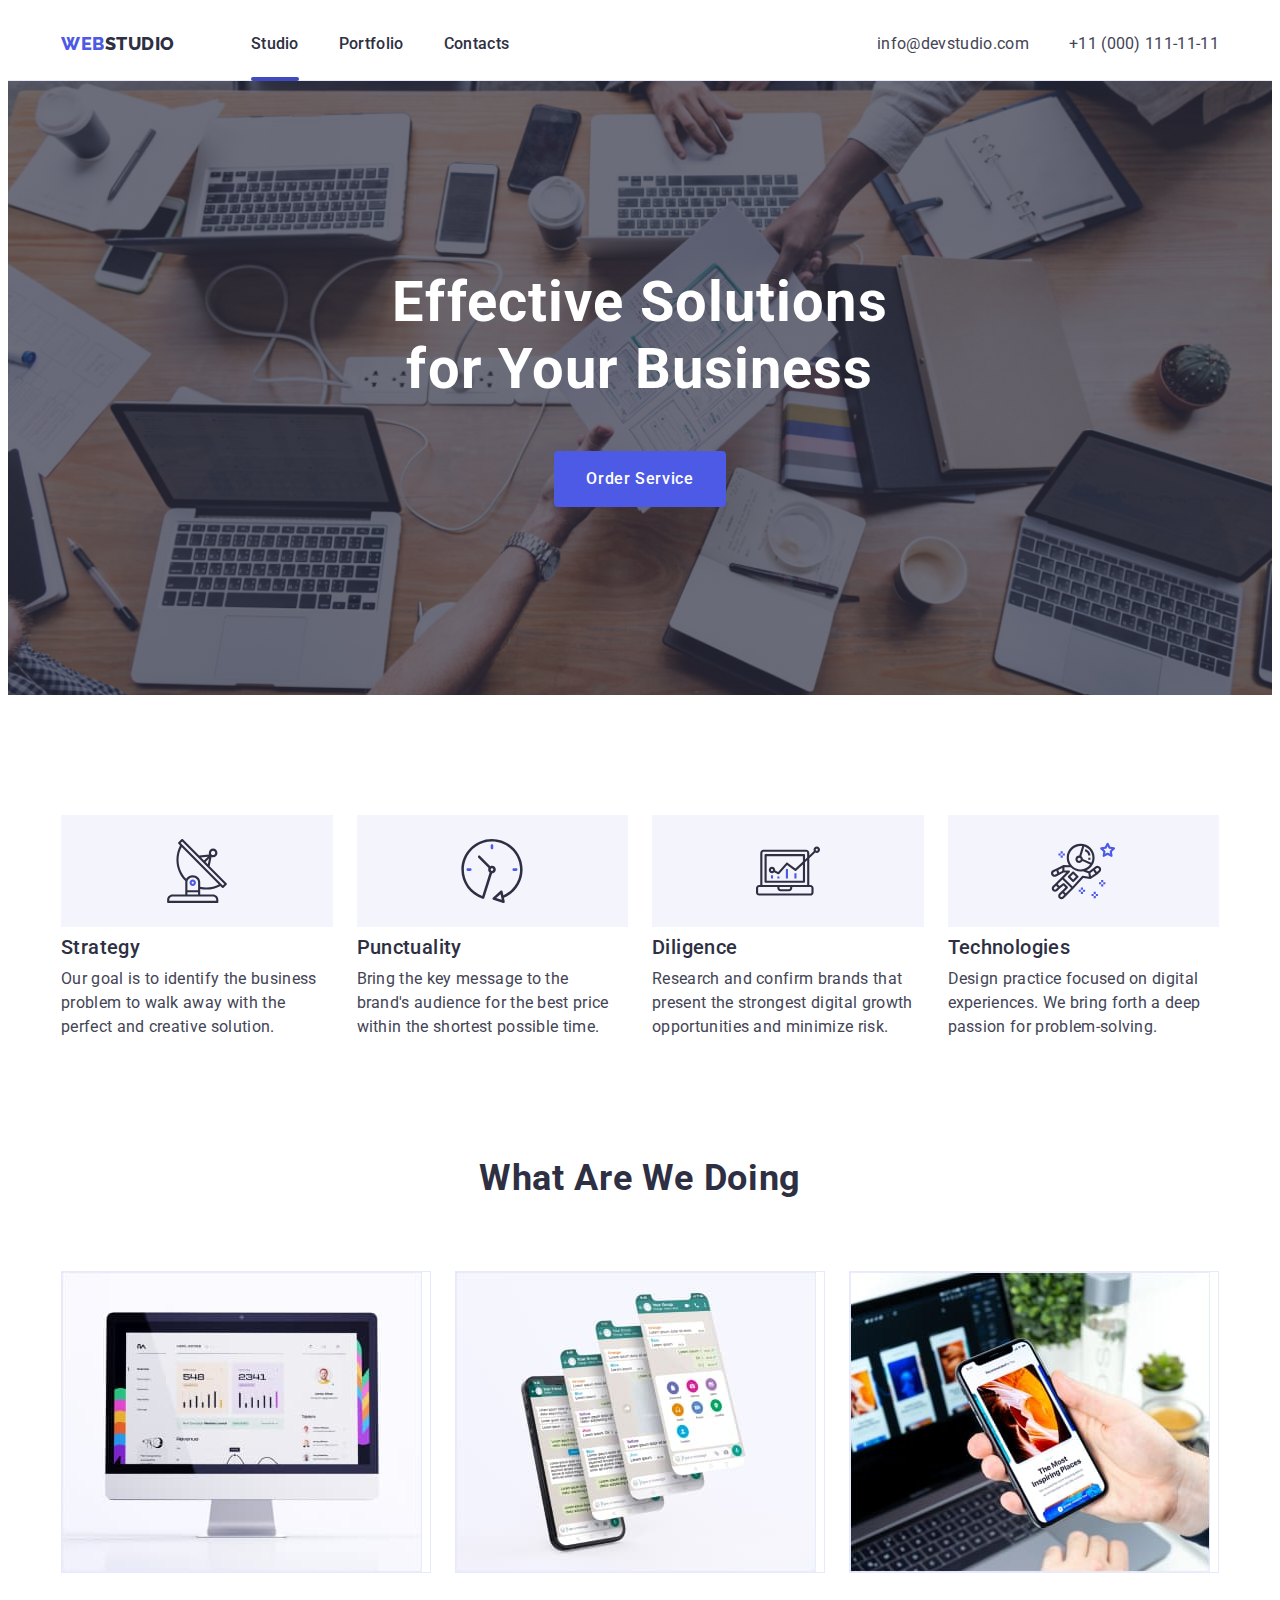
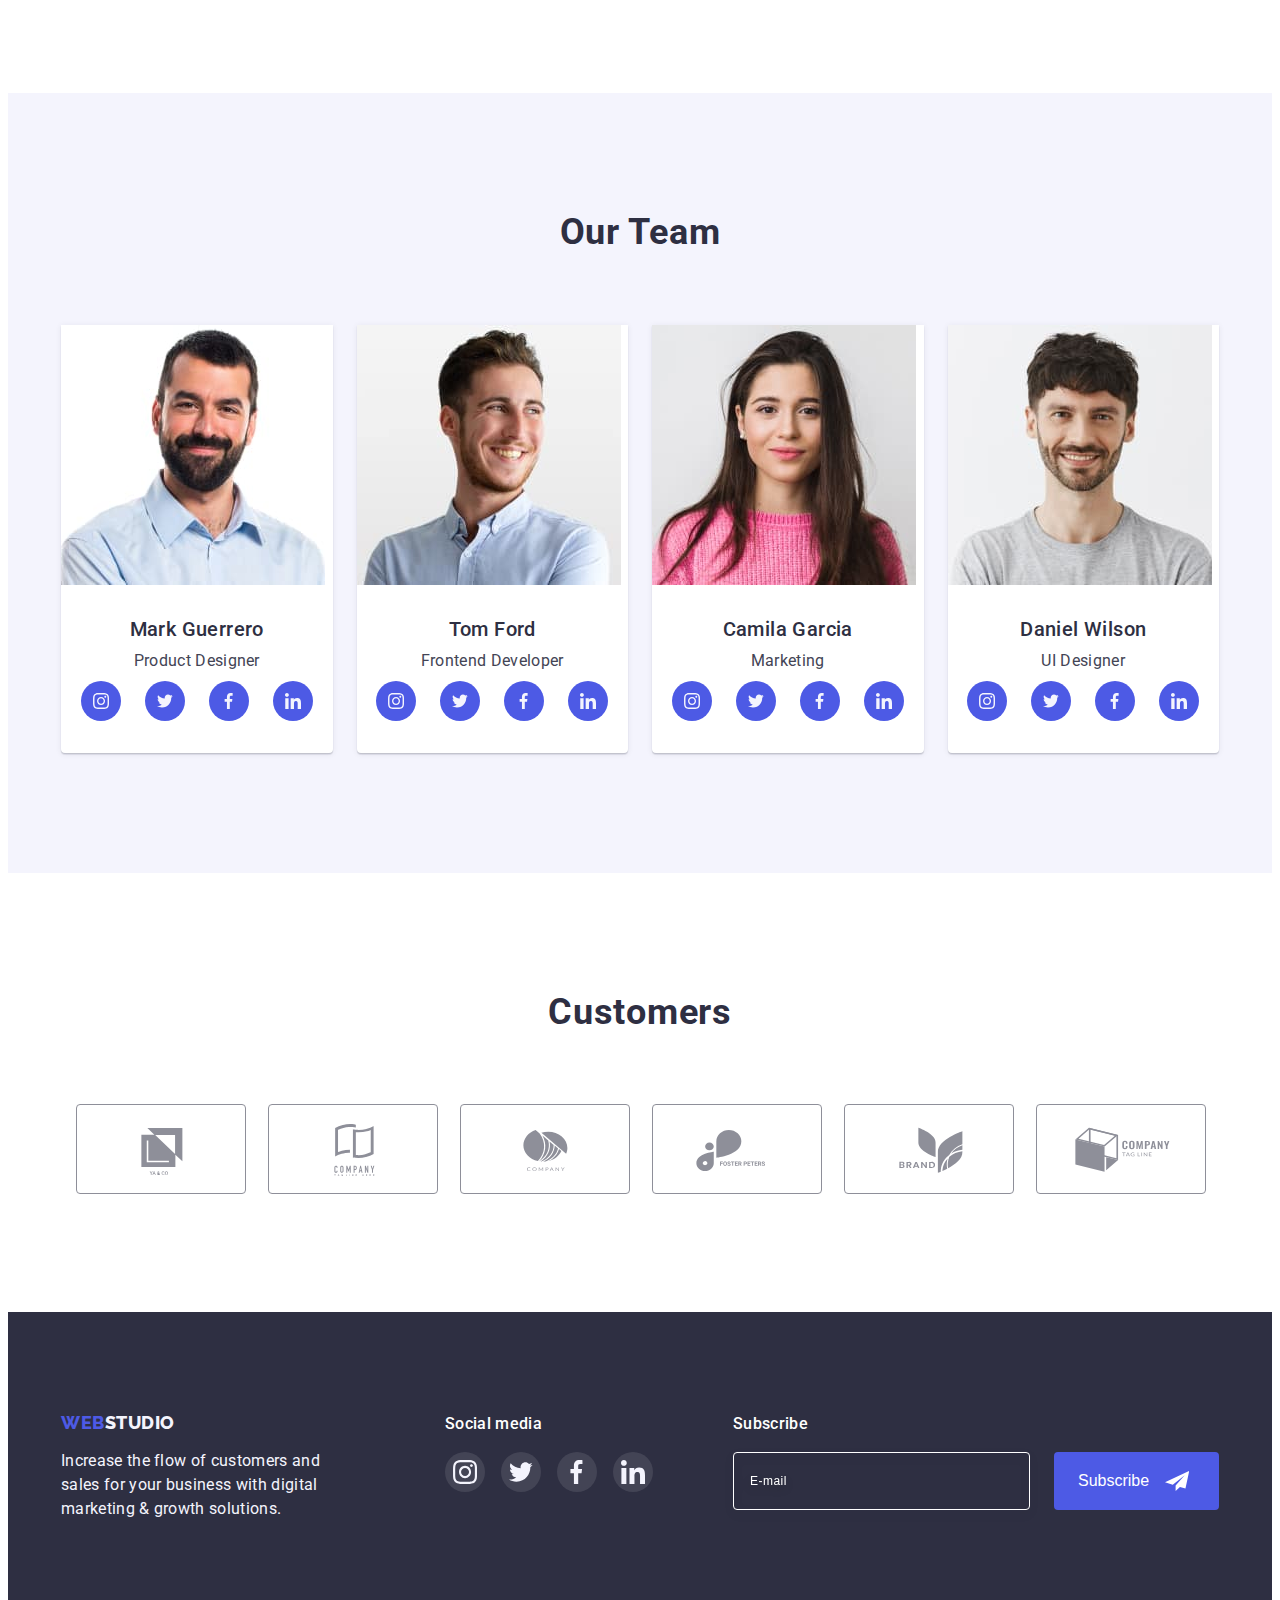
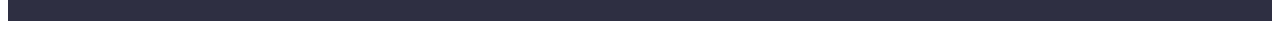
<file: index.html>
<!DOCTYPE html>
<html lang="en">
  <head>
    <meta charset="UTF-8" />
    <meta name="viewport" content="width=device-width, initial-scale=1.0" />
    <meta http-equiv="X-UA-Compatible" content="IE=edge" />
    <meta name="viewport" content="width=device-width, initial-scale=1.0" />
    <title>WebStudio</title>
    <link rel="preconnect" href="https://fonts.googleapis.com">
    <link rel="preconnect" href="https://fonts.gstatic.com" crossorigin>
    <link href="https://fonts.googleapis.com/css2?family=Raleway:wght@800&family=Roboto:wght@400;500;700;900&display=swap" rel="stylesheet">
    <link rel="stylesheet" href="https://cdnjs.cloudflare.com/ajax/libs/modern-normalize/1.1.0/modern-normalize.min.css" integrity="sha512-wpPYUAdjBVSE4KJnH1VR1HeZfpl1ub8YT/NKx4PuQ5NmX2tKuGu6U/JRp5y+Y8XG2tV+wKQpNHVUX03MfMFn9Q==" crossorigin="anonymous" referrerpolicy="no-referrer" />
    <link rel="stylesheet" href="./css/styles.css">
  </head>
  <body>
    <!--Header-->
    <header class="header">
      <div class="container header-container">
      <nav class="header-navigation">
        <a class="header-logo link" href="./index.html"><span class="accent">Web</span>Studio</a>
        <!--Navigation-->
        <ul class="header-list list">
          <li class="header-item"><a href="./index.html" class="header-link link current">Studio</a></li>
          <li class="header-item"><a href="./portfolio.html" class="header-link link">Portfolio</a></li>
          <li class="header-item"><a href="" class="header-link link">Contacts</a></li>
        </ul>
      </nav>
      <address class="header-adress">
        <ul class="adress-list list">
          <li><a href="mailto:info@devstudio.com" class="header-mail link">info@devstudio.com</a></li>
          <li><a href="tel:+110001111111" class="header-tel link">+11 (000) 111-11-11</a></li>
        </ul>
      </address>
      </div>
    </header>
    <main>
      <!--Hero section-->
      <section class="hero">
        <div class="container">
        <h1 class="hero-title">Effective Solutions for Your Business</h1>
        <button data-modal-open type="button" class="hero-btn btn">Order Service</button>
        
        </div>
      </section>
      <!--Advantage-->
      <section class="advantage section">
        <div class="container">
        <h2 class="advantage-subtitle visually-hidden">Advantage list</h2>
        <ul class="advantage-list list">
          <li class="advantage-item icon-antenna">
            <h3 class="advantage-desc">Strategy</h3>
            <p class="advantage-text">
              Our goal is to identify the business problem to walk away with the
              perfect and creative solution.
            </p>
          </li>
          <li class="advantage-item icon-clock">
            <h3 class="advantage-desc">Punctuality</h3>
            <p class="advantage-text">
              Bring the key message to the brand's audience for the best price
              within the shortest possible time.
            </p>
          </li>
          <li class="advantage-item icon-diagram">
            <h3 class="advantage-desc">Diligence</h3>
            <p class="advantage-text">
              Research and confirm brands that present the strongest digital
              growth opportunities and minimize risk.
            </p>
          </li>
          <li class="advantage-item icon-astronaut">
            <h3 class="advantage-desc">Technologies</h3>
            <p class="advantage-text">
              Design practice focused on digital experiences. We bring forth a
              deep passion for problem-solving.
            </p>
          </li>
        </ul>
        </div>
      </section>
      <!--Work examples-->
      <section class="work-examples"><div class="container">
        <h2 class="work-examples-subtitle">What are we doing</h2>
        <ul class="work-examples-list list">
          <li class="work-examples-item">
            <img
              src="./images/what-we-do-1.jpg"
              alt="monitor screen"
              width="360"
            />
          </li>
          <li class="work-examples-item">
            <img
              src="./images/what-we-do-2.jpg"
              alt="series of icons"
              width="360"
            />
          </li>
          <li class="work-examples-item">
            <img src="./images/what-we-do-3.jpg" alt="phone in hand" width="360" />
          </li>
        </ul>
        </div>
      </section>
      <!--Team-->
      <section class="team section">
        <div class="container">
         <h2 class="team-subtitle">Our Team</h2>
          <ul class="team-list list">
            <li class="team-item">
             <img
              src="./images/co-worker1.jpg"
              alt="co-worker Product Designer"
              width="264"/>
              <div class="user-content-section">
                <h3 class="team-user">Mark Guerrero</h3>
                <p class="team-text">Product Designer</p>
                  <ul class="team-social-list list">
                    <li class="team-social-item">
                      <a href="" class="team-social-link link">
                        <svg class="team-social-icon" width="16" height="16">
                          <use href="./images/symbol-defs.svg#icon-instagram">
                          </use>
                        </svg>
                      </a>
                    </li>
                    <li class="team-social-item">
                      <a href="" class="team-social-link link">
                        <svg class="team-social-icon" width="16" height="16">
                          <use href="./images/symbol-defs.svg#icon-twitter">
                          </use>
                        </svg>
                      </a>
                    </li>
                    <li class="team-social-item">
                      <a href="" class="team-social-link link">
                        <svg class="team-social-icon" width="16" height="16">
                          <use href="./images/symbol-defs.svg#icon-facebook">
                          </use>
                        </svg>
                      </a>
                    </li>
                    <li class="team-social-item">
                      <a href="" class="team-social-link link">
                        <svg class="team-social-icon" width="16" height="16">
                          <use href="./images/symbol-defs.svg#icon-linkedin"> 
                          </use>
                        </svg>
                      </a>
                    </li>
                  </ul>
              </div>
            </li>
            <li class="team-item">
              <img
              src="./images/co-worker2.jpg"
              alt="co-worker Frontend Developer"
              width="264"/>
              <div class="user-content-section">
                <h3 class="team-user">Tom Ford</h3>
                <p class="team-text">Frontend Developer</p>
                <ul class="team-social-list list">
                  <li class="team-social-item">
                    <a href="" class="team-social-link link">
                      <svg class="team-social-icon" width="16" height="16">
                        <use href="./images/symbol-defs.svg#icon-instagram">
                        </use>
                      </svg>
                    </a>
                  </li>
                  <li class="team-social-item">
                    <a href="" class="team-social-link link">
                      <svg class="team-social-icon" width="16" height="16">
                        <use href="./images/symbol-defs.svg#icon-twitter">
                        </use>
                      </svg>
                    </a>
                  </li>
                  <li class="team-social-item">
                    <a href="" class="team-social-link link">
                      <svg class="team-social-icon" width="16" height="16">
                        <use href="./images/symbol-defs.svg#icon-facebook">
                        </use>
                      </svg>
                    </a>
                  </li>
                  <li class="team-social-item">
                    <a href="" class="team-social-link link">
                      <svg class="team-social-icon" width="16" height="16">
                        <use href="./images/symbol-defs.svg#icon-linkedin"> 
                        </use>
                      </svg>
                    </a>
                  </li>
                </ul>
              </div>
            </li>
            <li class="team-item">
              <img
              src="./images/co-worker3.jpg"
              alt="co-worker Marketing"
              width="264"/>
              <div class="user-content-section">
                <h3 class="team-user">Camila Garcia</h3>
                <p class="team-text">Marketing</p>
                <ul class="team-social-list list">
                  <li class="team-social-item">
                    <a href="" class="team-social-link link">
                      <svg class="team-social-icon" width="16" height="16">
                        <use href="./images/symbol-defs.svg#icon-instagram">
                        </use>
                      </svg>
                    </a>
                  </li>
                  <li class="team-social-item">
                    <a href="" class="team-social-link link">
                      <svg class="team-social-icon" width="16" height="16">
                        <use href="./images/symbol-defs.svg#icon-twitter">
                        </use>
                      </svg>
                    </a>
                  </li>
                  <li class="team-social-item">
                    <a href="" class="team-social-link link">
                      <svg class="team-social-icon" width="16" height="16">
                        <use href="./images/symbol-defs.svg#icon-facebook">
                        </use>
                      </svg>
                    </a>
                  </li>
                  <li class="team-social-item">
                    <a href="" class="team-social-link link">
                      <svg class="team-social-icon" width="16" height="16">
                        <use href="./images/symbol-defs.svg#icon-linkedin"> 
                        </use>
                      </svg>
                    </a>
                  </li>
                </ul>
              </div>
            </li>
            <li class="team-item">
              <img
              src="./images/co-worker4.jpg"
              alt="co-worker UI Designer"
              width="264"/>
              <div class="user-content-section">
                <h3 class="team-user">Daniel Wilson</h3>
                <p class="team-text">UI Designer</p>
                <ul class="team-social-list list">
                  <li class="team-social-item">
                    <a href="" class="team-social-link link">
                      <svg class="team-social-icon" width="16" height="16">
                        <use href="./images/symbol-defs.svg#icon-instagram">
                        </use>
                      </svg>
                    </a>
                  </li>
                  <li class="team-social-item">
                    <a href="" class="team-social-link link">
                      <svg class="team-social-icon" width="16" height="16">
                        <use href="./images/symbol-defs.svg#icon-twitter">
                        </use>
                      </svg>
                    </a>
                  </li>
                  <li class="team-social-item">
                    <a href="" class="team-social-link link">
                      <svg class="team-social-icon" width="16" height="16">
                        <use href="./images/symbol-defs.svg#icon-facebook">
                        </use>
                      </svg>
                    </a>
                  </li>
                  <li class="team-social-item">
                    <a href="" class="team-social-link link">
                      <svg class="team-social-icon" width="16" height="16">
                        <use href="./images/symbol-defs.svg#icon-linkedin"> 
                        </use>
                      </svg>
                    </a>
                  </li>
                </ul>
              </div>
            </li>
          </ul>
        </div>
      </section>
      <!--Customers-->
      <section class="customers section">
        <div class="container">
          <h2 class="customers-subtitle">Customers</h2>
          <ul class="customers-list list">
            <li class="customers-item">
              <a href="" class="customers-link link">
                <svg class="customers-logo" width="104" height="56">
                  <use href="./images/symbol-defs.svg#icon-Logo-1">
                  </use>
                </svg>
              </a>
            </li>
            <li class="customers-item">
              <a href="" class="customers-link link">
                <svg class="customers-logo" width="104" height="56">
                  <use href="./images/symbol-defs.svg#icon-Logo-2">
                  </use>
                </svg>
              </a>
            </li>
            <li class="customers-item">
              <a href="" class="customers-link link">
                <svg class="customers-logo" width="104" height="56">
                  <use href="./images/symbol-defs.svg#icon-Logo-3">
                  </use>
                </svg>
              </a>
            </li>
            <li class="customers-item">
              <a href="" class="customers-link link">
                <svg class="customers-logo" width="104" height="56">
                  <use href="./images/symbol-defs.svg#icon-Logo-4">
                  </use>
                </svg>
              </a>
            </li>
            <li class="customers-item">
              <a href="" class="customers-link link">
                <svg class="customers-logo" width="104" height="56">
                  <use href="./images/symbol-defs.svg#icon-Logo-5">
                  </use>
                </svg>
              </a>
            </li>
            <li class="customers-item">
              <a href="" class="customers-link link">
                <svg class="customers-logo" width="104" height="56">
                  <use href="./images/symbol-defs.svg#icon-Logo-6">
                  </use>
                </svg>
              </a>
            </li>
          </ul>
        </div>
      </section>
    </main>
    <!--Footer-->
    <footer class="footer">
      <div class="container">

        <div class="footer-logo-text">
          <a class="footer-logo link" href="./index.html">
            <span class="accent">Web</span>Studio</a>
          <p class="footer-text">
        Increase the flow of customers and sales for your business with digital
        marketing & growth solutions.
          </p>
        </div>

        <div class="social-media">
          <p class="footer-subtitle">Social media</p>
         <ul class="footer-social-list list">
          <li class="footer-social-item">
            <a href="" class="footer-social-link link">
              <svg class="footer-social-icon" width="24" height="24">
                <use href="./images/symbol-defs.svg#icon-instagram">
                </use>
              </svg>
            </a>
          </li>
          <li class="footer-social-item">
            <a href="" class="footer-social-link link">
              <svg class="footer-social-icon" width="24" height="24">
                <use href="./images/symbol-defs.svg#icon-twitter">
                </use>
              </svg>
            </a>
          </li>
          <li class="footer-social-item">
            <a href="" class="footer-social-link link">
              <svg class="footer-social-icon" width="24" height="24">
                <use href="./images/symbol-defs.svg#icon-facebook">
                </use>
              </svg>
            </a>
          </li>
          <li class="footer-social-item">
            <a href="" class="footer-social-link link">
              <svg class="footer-social-icon" width="24" height="24">
                <use href="./images/symbol-defs.svg#icon-linkedin"> 
                </use>
              </svg>
            </a>
          </li>
         </ul>
        </div>

        <form class="footer-form">
          <p class="footer-subtitle">Subscribe</p>
          <div class="footer-form-field"> 
            
            <input type="email" name="mail" id="mail" class="footer-form-inner" placeholder="E-mail">
          
            <button type="submit" class="subscribe">Subscribe
              <svg class="subscribe-icon" width="24" height="24">
              <use href="./images/symbol-defs.svg#icon-send">
              </use>
              </svg>
            </button>
          </div> 
        </form>
      </div>
    </footer>

    <div class="backdrop is-hidden" data-modal>
      <div class="modal">
        <button data-modal-close type="button" class="modal-icon">
          <svg class="icon-image" width="8" height="8">
            <use href="./images/symbol-defs.svg#icon-close">
            </use>
          </svg>
        </button>

        <form class="form">

          <p class="form-text">Leave your contacts and we will call you back</p>

          <div class="form-field">        
            <label for="name" class="label">Name</label>
            <input type="text" name="name" id="name" class="form-inner" autofocus>
            <svg class="form-icon"
            width="18" height="24">
            <use href="./images/symbol-defs.svg#icon-person">
            </use>
            </svg>   
          </div> 

          <div class="form-field"> 
            <label for="tel" class="label">Phone</label> 
            <input type="tel" name="tel" id="tel" class="form-inner" >
            <svg class="form-icon"
            width="18" height="24">
              <use href="./images/symbol-defs.svg#icon-phone">
              </use>
              </svg>     
          </div> 

          <div class="form-field"> 
            <label for="email" class="label">Email</label>     
            <input type="email" name="mail" id="email" class="form-inner">
            <svg class="form-icon"
              width="18" height="24">
              <use href="./images/symbol-defs.svg#icon-mail">
              </use>
              </svg>  
          </div> 

          <div class="form-comment"> 
            <label for="comment" class="label">Comment</label>
            <textarea name="comment" id="comment" rows="12" class="comment" placeholder="Text input"></textarea>
          </div> 

          <div class="form-accept">           
            <label for="accept">
              <input type="checkbox" class="checkbox" name="accept" id="accept">
              <span class="modal-form-checkbox">
                <svg class="form-checkbox-icon" width="10" height="8">
                  <use href="./images/symbol-defs.svg#icon-check">
                  </use>
                </svg>
              </span>
            I accept the terms and conditions of the <a href="link">Privacy Policy</a>
            </label>
          </div> 

          <button type="submit">Send</button>
           
        </form>
      </div>
  </div>
    <script src="./js/modal.js"></script>
  </body>
</html>
</file>
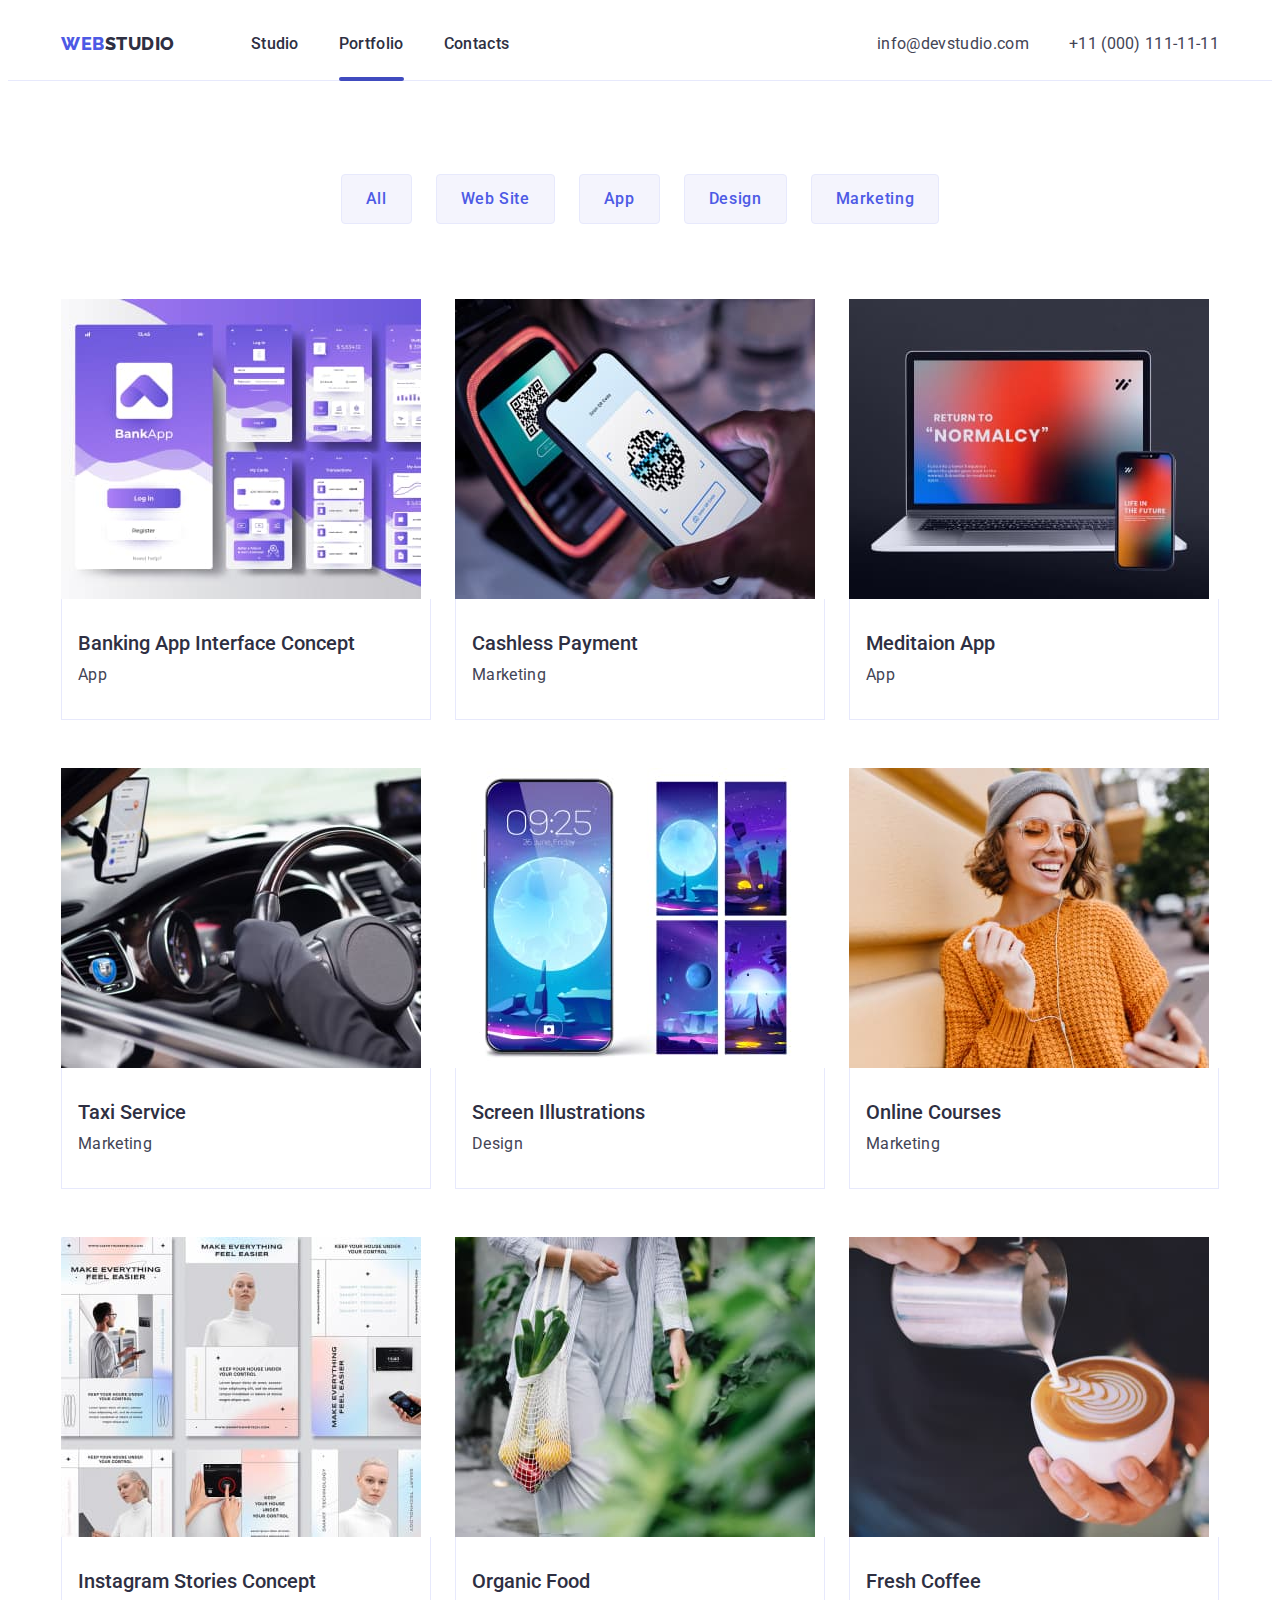
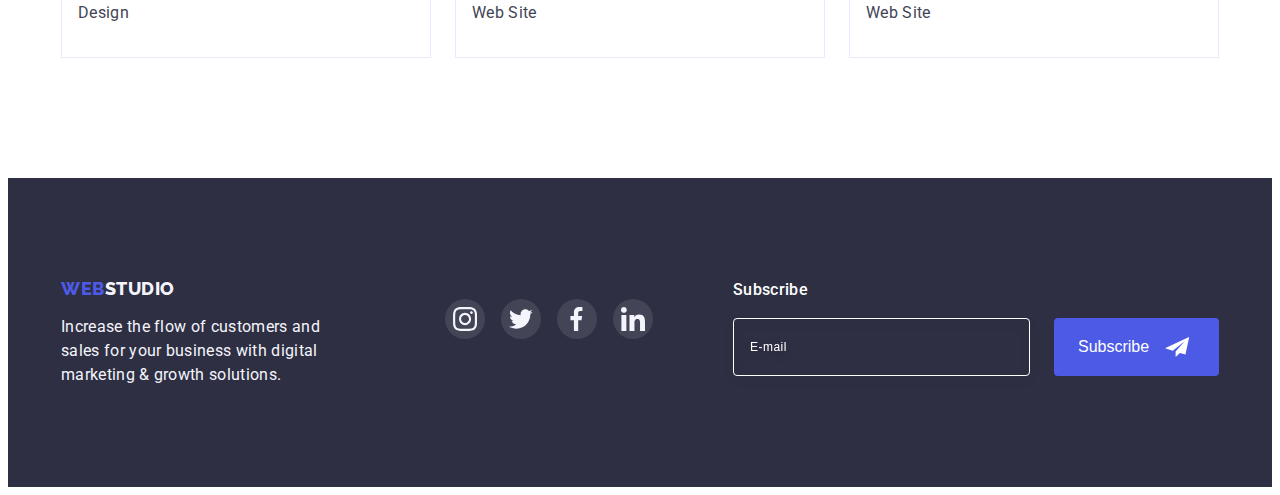
<file: portfolio.html>
<!DOCTYPE html>
<html lang="en">
  <head>
    <meta charset="UTF-8" />
    <meta http-equiv="X-UA-Compatible" content="IE=edge" />
    <meta name="viewport" content="width=device-width, initial-scale=1.0" />
    <title>Portfolio</title>
    <link rel="preconnect" href="https://fonts.googleapis.com">
    <link rel="preconnect" href="https://fonts.gstatic.com" crossorigin>
    <link href="https://fonts.googleapis.com/css2?family=Raleway:wght@800&family=Roboto:wght@400;500;700;900&display=swap" rel="stylesheet">
    <link rel="stylesheet" href="https://cdnjs.cloudflare.com/ajax/libs/modern-normalize/1.1.0/modern-normalize.min.css" integrity="sha512-wpPYUAdjBVSE4KJnH1VR1HeZfpl1ub8YT/NKx4PuQ5NmX2tKuGu6U/JRp5y+Y8XG2tV+wKQpNHVUX03MfMFn9Q==" crossorigin="anonymous" referrerpolicy="no-referrer" />
    <link rel="stylesheet" href="./css/styles.css">
  </head>
  <body>
    <!--Header-->
    <header class="header">
      <div class="container header-container">
      <nav class="header-navigation">
        <a class="header-logo link" href="./index.html"><span class="accent">Web</span>Studio</a>
        <!--Navigation-->
        <ul class="header-list list">
          <li class="header-item"><a href="./index.html" class="header-link link">Studio</a></li>
          <li class="header-item">
            <a href="./portfolio.html" class="header-link link current">Portfolio</a>
          </li>
          <li class="header-item"><a href="" class="header-link link">Contacts</a></li>
        </ul>
      </nav>
      <address class="header-adress">
        <ul class="adress-list list">
          <li><a href="mailto:info@devstudio.com" class="header-mail link">info@devstudio.com</a></li>
          <li><a href="tel:+110001111111" class="header-tel link">+11 (000) 111-11-11</a></li>
        </ul>
      </address>
      </div>
    </header>
     <!--Main--> 
    <main>
     <section class="main section">
      <div class="container">
        <h1 class="main-title visually-hidden">Filters and Project examples</h1>
        <!--Filters-->
        <ul class="filter-list list">
          <li class="filter-item">
            <button type="button" class="filter-btn btn">All</button>
          </li>
          <li class="filter-item">
            <button type="button" class="filter-btn btn">Web Site</button>
          </li>
          <li class="filter-item">
            <button type="button" class="filter-btn btn">App</button>
          </li>
          <li class="filter-item">
            <button type="button" class="filter-btn btn">Design</button>
          </li>
          <li class="filter-item">
            <button type="button btn" class="filter-btn btn">Marketing</button>
          </li>
        </ul>    
       <!--Project examples-->      
        <ul class="project-list list">
          <li  class="project-item">
            <a href="" class="filter-grid link">
              <div class="project-thumb">
              <img
              src="./images/portfolio-project1.jpg"
              alt="portfolio project 1"
              width="360"
              />
                <p class="project-hover-text">14 Stylish and User-Friendly App Design Concepts · Task Manager App · Calorie Tracker App · Exotic Fruit Ecommerce App · Cloud Storage App</p>
              </div>
                <div class="content-section">
                  <h2 class="project-subtitle">Banking App Interface Concept</h2>
                  <p class="project-text">App</p>
                </div>
            </a>
          </li>
          <li class="project-item">
            <a href="" class="filter-grid link" >
              <div class="project-thumb">
                <img
              src="./images/portfolio-project2.jpg"
              alt="portfolio project 2"
              width="360"
              />
                <p class="project-hover-text">14 Stylish and User-Friendly App Design Concepts · Task Manager App · Calorie Tracker App · Exotic Fruit Ecommerce App · Cloud Storage App</p>
              </div>
                <div class="content-section">
                  <h2 class="project-subtitle">Cashless Payment</h2>
                  <p class="project-text">Marketing</p>
                </div>
            </a>
          </li>
          <li class="project-item">
            <a href="" class="filter-grid link">
              <div class="project-thumb">
                <img
              src="./images/portfolio-project3.jpg"
              alt="portfolio project 3"
              width="360"
              /> 
                <p class="project-hover-text">14 Stylish and User-Friendly App Design Concepts · Task Manager App · Calorie Tracker App · Exotic Fruit Ecommerce App · Cloud Storage App</p>
              </div>
                <div class="content-section">
                  <h2 class="project-subtitle">Meditaion App</h2>
                  <p class="project-text">App</p>
                </div>
            </a>
          </li>
          <li class="project-item">
            <a href="" class="filter-grid link">
              <div class="project-thumb">
                <img
              src="./images/portfolio-project4.jpg"
              alt="portfolio project 4"
              width="360"
              /> 
                <p class="project-hover-text">14 Stylish and User-Friendly App Design Concepts · Task Manager App · Calorie Tracker App · Exotic Fruit Ecommerce App · Cloud Storage App</p>
              </div>
              <div class="content-section">
                <h2 class="project-subtitle">Taxi Service</h2>
                <p class="project-text">Marketing</p>
              </div>
            </a>
          </li>
          <li class="project-item">
            <a href="" class="filter-grid link">
              <div class="project-thumb">
                <img
              src="./images/portfolio-project5.jpg"
              alt="portfolio project 5"
              width="360"
              />
                 <p class="project-hover-text">14 Stylish and User-Friendly App Design Concepts · Task Manager App · Calorie Tracker App · Exotic Fruit Ecommerce App · Cloud Storage App</p>
              </div>
                <div class="content-section">
                  <h2 class="project-subtitle">Screen Illustrations</h2>
                  <p class="project-text">Design</p>
                </div>
            </a>
          </li>
          <li class="project-item">
            <a href="" class="filter-grid link">
              <div class="project-thumb">
                <img
              src="./images/portfolio-project6.jpg"
              alt="portfolio project 6"
              width="360"
              />
                <p class="project-hover-text">14 Stylish and User-Friendly App Design Concepts · Task Manager App · Calorie Tracker App · Exotic Fruit Ecommerce App · Cloud Storage App</p>
              </div>
              <div class="content-section">
                <h2 class="project-subtitle">Online Courses</h2>
                <p class="project-text">Marketing</p>
              </div>
            </a>
          </li>
          <li class="project-item">
            <a href="" class="filter-grid link">
              <div class="project-thumb">
                <img
              src="./images/portfolio-project7.jpg"
              alt="portfolio project 7"
              width="360"
              /> 
                <p class="project-hover-text">14 Stylish and User-Friendly App Design Concepts · Task Manager App · Calorie Tracker App · Exotic Fruit Ecommerce App · Cloud Storage App</p>
              </div>
              <div class="content-section">
                <h2 class="project-subtitle">Instagram Stories Concept</h2>
                <p class="project-text">Design</p>
              </div>
            </a>
          </li>
          <li class="project-item">
            <a href="" class="filter-grid link">
              <div class="project-thumb">
                <img
              src="./images/portfolio-project8.jpg"
              alt="portfolio project 8"
              width="360"
              />
                <p class="project-hover-text">14 Stylish and User-Friendly App Design Concepts · Task Manager App · Calorie Tracker App · Exotic Fruit Ecommerce App · Cloud Storage App</p>
              </div>
              <div class="content-section">
                <h2 class="project-subtitle">Organic Food</h2>
                <p class="project-text">Web Site</p>
              </div>
            </a>
          </li>
          <li class="project-item">
            <a href="" class="filter-grid link">
              <div class="project-thumb">
                <img
              src="./images/portfolio-project9.jpg"
              alt="portfolio project 9"
              width="360"
              />
                 <p class="project-hover-text">14 Stylish and User-Friendly App Design Concepts · Task Manager App · Calorie Tracker App · Exotic Fruit Ecommerce App · Cloud Storage App</p>
              </div>
              <div class="content-section">
                <h2 class="project-subtitle">Fresh Coffee</h2>
                <p class="project-text">Web Site</p>
              </div>
            </a>
          </li>
        </ul>
      </div>
     </section>
    </main>
    <!--Footer-->
    <footer class="footer">
      <div class="container">
        <div class="footer-logo-text">
          <a class="footer-logo link" href="./index.html">
            <span class="accent">Web</span>Studio</a>
          <p class="footer-text">
        Increase the flow of customers and sales for your business with digital
        marketing & growth solutions.
          </p>
        </div>
        <div class="social-media">
          <p class="social-media-text">Social media</p>
         <ul class="footer-social-list list">
          <li class="footer-social-item">
            <a href="" class="footer-social-link link">
              <svg class="footer-social-icon" width="24" height="24">
                <use href="./images/symbol-defs.svg#icon-instagram">
                </use>
              </svg>
            </a>
          </li>
          <li class="footer-social-item">
            <a href="" class="footer-social-link link">
              <svg class="footer-social-icon" width="24" height="24">
                <use href="./images/symbol-defs.svg#icon-twitter">
                </use>
              </svg>
            </a>
          </li>
          <li class="footer-social-item">
            <a href="" class="footer-social-link link">
              <svg class="footer-social-icon" width="24" height="24">
                <use href="./images/symbol-defs.svg#icon-facebook">
                </use>
              </svg>
            </a>
          </li>
          <li class="footer-social-item">
            <a href="" class="footer-social-link link">
              <svg class="footer-social-icon" width="24" height="24">
                <use href="./images/symbol-defs.svg#icon-linkedin"> 
                </use>
              </svg>
            </a>
          </li>
         </ul>
        </div>
        <form class="footer-form">
          <p class="footer-subtitle">Subscribe</p>
          <div class="footer-form-field"> 
            
            <input type="email" name="mail" id="mail" class="footer-form-inner" placeholder="E-mail">
          
            <button type="submit" class="subscribe">Subscribe
              <svg class="subscribe-icon" width="24" height="24">
              <use href="./images/symbol-defs.svg#icon-send">
              </use>
              </svg>
            </button>
          </div> 
        </form>
      </div>
    </footer>
  </body>
</html>
</file>
<file: css/styles.css>
:root{--main-background-color: #FFFFFF;
    --hero-background-color: #2E2F42;
    --main-accent-color: #4D5AE5;
    --secondary-accent-color: #31D0AA;
    --header-accent-color:#2E2F42;
    --footer-accent-color:#F4F4FD;
    --main-title-color:#2E2F42;
    --main-text-color:#434455;
    --adress-color:#434455;
    --button-background-color:#F4F4FD;
    --footer-text-color:#E7E9FC;
    --focus-background-color:#404BBF;
    --team-backgroung-color:#F4F4FD;
    --border-color:#E7E9FC;
    --footer-background-color:rgba(255, 255, 255, 0.1);
    --backdrop-background-color:rgba(46, 47, 66, 0.4);
    --modal-background-color:#FCFCFC;
    --label-color: #8E8F99;
    
} 
:root{
    --timing-function:cubic-bezier(0.4, 0, 0.2, 1);
    --duration:250ms;
}

h1,
h2,
h3,
h4,
h5,
h6,
p{
margin: 0;}

ul{
    margin: 0; padding: 0;}
img{
    display: block;
    max-width: 100%;
    height: auto;}
   
body{
    font-family: 'Roboto', sans-serif;
    color: var(--main-title-color);
    background: var(--main-background-color);
}
textarea{
    resize: none;
}

.container{
    width: 1158px;
    margin: 0 auto;
    padding-left: 15px;
    padding-right: 15px;
}
.section{
    padding: 120px 0;}

.list{
    list-style: none;}

.link{
    text-decoration: none;}

.btn{font-family:inherit;
    font-weight: 500;
    font-size: 16px;
    line-height: 1.5;
    display: flex;
    border-radius: 4px;
    letter-spacing: 0.04em;
    cursor: pointer;}
    
.visually-hidden {
   position: absolute;
   top: -150%;
   z-index: -100;
   width: 0;
   height: 0;
   opacity: 0;
   visibility: hidden;
   user-select: none;
   pointer-events: none;
   cursor: none;
   margin: 0;
   padding: 0;
   overflow: hidden;
   border: none;
   outline: none;
   white-space: nowrap;
      }
/*-------Header-------------*/

.header{ 
    padding: 24px 0;
    border-bottom: 1px solid var(--border-color);
}
.header-container{
    display: flex;
    justify-content: space-between;
}

.header-navigation{
    display: flex;
}
.header-logo {
font-family: 'Raleway', sans-serif;
font-weight: 800;
font-size: 18px;
line-height: 1.33;
letter-spacing: 0.03em;
text-transform: uppercase;
color: var(--header-accent-color);
margin-right: 76px;
}

.accent{color: var(--main-accent-color);}

.header-list{
    display: flex;
    gap: 40px;
    transition-property: color;
    transition-duration: var(--duration);
    transition-timing-function: var(--timing-function);
}

.header-list :hover,
.header-list :focus{ 
    color: var(--focus-background-color);
}

.header-link {
    position: relative;
    font-weight: 500;
    font-size: 16px;
    line-height: 1.5;
    letter-spacing: 0.02em;
    color: var(--main-title-color);   
}
.current::after{
    position: absolute;
    content:'';
    left: 0;
    bottom: -147%;
    display: block;
    width: 100%;
    height: 4px;
    background-color: var(--focus-background-color);
    border-radius: 2px;
    transition-duration: var(--duration);
    transition-timing-function: var(--timing-function);
}

.adress-list{
    display:flex;
    gap: 40px;
}
.header-mail {
    font-style: normal;
    font-size: 16px;
    line-height: 1.5;
    letter-spacing: 0.02em;
    color: var(--adress-color);
    transition-property: color;
    transition-duration: var(--duration);
    transition-timing-function: var(--timing-function);}

.header-mail:hover, 
.header-mail:focus {
    color: var(--focus-background-color);}
    
.header-tel {
    font-style: normal;
    font-size: 16px;
    line-height: 1.5;
    letter-spacing: 0.02em;
    color: var(--adress-color);
    transition-property: color;
    transition-duration: var(--duration);
    transition-timing-function: var(--timing-function);
    }


.header-tel:hover, 
.header-tel:focus {
    color: var(--focus-background-color);
    }
    
/*-------Hero-------------*/

.hero{
    margin-left: auto;
    margin-right: auto;
    padding: 188px 0;
    text-align: center;
    background-image: linear-gradient(rgba(46, 47, 66, 0.7),rgba(46, 47, 66, 0.7)), url(../images/hero-bg-image.jpg);
    background-color: var(--hero-background-color);
    background-repeat: no-repeat;
    background-position: center;
    background-size: cover;
    max-width: 1440px;
    }
.hero-title{
    font-weight: 700;
    font-size: 56px;
    line-height: 1.2;
    letter-spacing: 0.02em;   
    color: var(--main-background-color);
    margin-bottom: 48px;
    width: 496px;
    margin-left: auto;
    margin-right: auto;
    }

.hero-btn{
    display: inline-block;
    padding: 16px 32px;
    border: none;
    color: var(--main-background-color);
    background: var(--main-accent-color);
    transition-property: background;
    transition-duration: var(--duration);
    transition-timing-function: var(--timing-function);
}
    
    
.hero-btn:hover,
.hero-btn:focus{
background: var(--focus-background-color);
}

/*-------Modal-------------*/
.backdrop {
    position: fixed;
    top: 0;
    left: 0;
    width: 100%;
    height: 100%;
    background-color: var(--backdrop-background-color);
    transition-property: visibility, opacity;
    transition-duration: var(--duration);
    transition-timing-function: var(--timing-function);
}
.backdrop.is-hidden {
    visibility: hidden;
    opacity: 0;
    pointer-events: none;
}

.modal {
    position: absolute;
    top: 50%;
    left: 50%;
    transform: translate(-50%, -50%) scale(1);
    min-height: auto;
    min-width: 408px;
    padding:72px 24px 24px;
    background-color: var(--modal-background-color);
    box-shadow: 0px 1px 1px rgba(0, 0, 0, 0.14), 0px 1px 3px rgba(0, 0, 0, 0.12), 0px 2px 1px rgba(0, 0, 0, 0.2);
    border-radius: 4px;
    transition-duration: var(--duration);
    transition-timing-function: var(--timing-function);
}

.backdrop.is-hidden .modal { 
    transform: translate(-50%, -50%) scale(0.1);}

.modal-icon{
    display: flex;
    justify-content: center;
    align-items: center;
    position: absolute;
    padding: 8px;
    border: 1px solid rgba(0, 0, 0, 0.1);
    border-radius: 50%;
    background-color: rgba(231, 233, 252, 1);
    top: 24px;
    right: 24px;
    cursor: pointer;
    transition-property: background-color, color;
    transition-duration: var(--duration);
    transition-timing-function: var(--timing-function);
}
.modal-icon:hover {
    background-color: var(--focus-background-color);
    color: var(--main-background-color);
}

.icon-image{
    fill: currentColor;
}

.form{
  min-width: 100%;
  margin-left: auto;
  margin-right: auto;
  padding: 0;
}

.form-text{
    font-weight: 500;
    font-size: 16px;
    line-height: 1.5;
    text-align: center;
    letter-spacing: 0.02em;
    color:var(--header-accent-color);margin-bottom: 16px;
}

.form-field{
    display: flex;
    align-items: start;
    flex-direction: column;
    margin-bottom: 8px;
    position: relative;
}

.label{
    font-size: 12px;
    line-height: 1.16;
    letter-spacing: 0.04em;
    color: var(--label-color);
    margin-bottom: 4px;
}

.form-inner{
    outline: none;
    border: 1px solid var(--header-accent-color);
    border-radius: 4px;
    width: 100%;
    min-height: 40px;
    padding: 8px 16px 8px 38px;
    transition-property: border;
    transition-duration: var(--duration);
    transition-timing-function: var(--timing-function);}
    
.form-icon {
    position: absolute;
    top: 44%;
    left: 16px;
    color: var(--main-title-color);
    transition-property: fill;
    transition-duration: var(--duration);
    transition-timing-function: var(--timing-function);}   

.form-inner:focus {
    border-color: var(--main-accent-color); 

}

.form-inner:focus + .form-icon{
    fill: var(--main-accent-color);}

.form-comment {
    display: flex;
    align-items: start;
    flex-direction: column;
    margin-bottom: 16px;
} 

.comment {
    min-height: 120px;
    width: 100%;
    outline: none;
    border-color: 1px solid var(--header-accent-color);
    border-radius: 4px;
    padding:8px 16px;
    transition-duration: var(--duration);
    transition-timing-function: var(--timing-function);
    color: var(--main-title-color);
}

.comment::placeholder {
    font-size: 12px;
    line-height: 1.16;
    letter-spacing: 0.04em;
    border-color: var(--label-color);
}

.comment:focus {
    border-color: var(--main-accent-color);
}

.form-accept{
    flex-direction: row;
    align-items: center;
    margin-bottom: 24px;
    font-size: 12px;
    line-height: 1.16;
    letter-spacing: 0.04em;
    color: var(--label-color);
}

.modal-form-checkbox {
    display: inline-flex;
    align-items: center;
    justify-content: center;
    width: 16px;
    height: 16px;
    margin-right: 8px;
    border: 1px solid var(--hero-background-color);
    border-radius: 2px;
    cursor: pointer;
    transition-duration: var(--duration);
    transition-timing-function: var(--timing-function);
}

.form-checkbox-icon {
    opacity: 0;
    align-items: center;
    justify-content: center;
}
.checkbox {
    appearance: none;
}

.checkbox:checked + .modal-form-checkbox {
    border: 1px solid var(--focus-background-color);
    background-color: var(--focus-background-color);
}

.checkbox:checked + .modal-form-checkbox .form-checkbox-icon {
    opacity: 1;
    fill: var(--focus-background-color);
    cursor: pointer;
}
.form-accept a {
    color: var(--main-accent-color);
}

 .form button[type="submit"]{
    display: block;
    min-width: 169px;
    margin-left: auto;
    margin-right: auto;
    padding: 16px 32px;
    text-align: center;
    color: var(--main-background-color);
    background-color: var(--main-accent-color);
    box-shadow: 0px 4px 4px rgba(0, 0, 0, 0.15);
    border: none;
    border-radius: 4px;
    cursor: pointer;
    transition-property: background-color;
    transition-duration: var(--duration);
    transition-timing-function: var(--timing-function);  
 }
 .form button[type="submit"]:hover, .form button[type="submit"]:focus {
    background-color: var(--focus-background-color);
}
/*-------Advantage-------------*/

.advantage-list{
    display: flex;
    gap: 24px;
}
.advantage-item{
    width: calc((100% - 24px * 3) / 4);
}
.advantage-item::before{
    display: block;
    content: '';
    height: 112px;
    background-size:64px;
    background-repeat: no-repeat;
    background-position: center;
    background-color: var(--team-backgroung-color);
}
.icon-antenna::before{
    background-image: url(../images/SVG/antenna.svg);  
}
.icon-clock::before{
    background-image: url(../images/SVG/clock.svg);
}
.icon-diagram::before{
    background-image: url(../images/SVG/diagram.svg);
}
.icon-astronaut::before{
    background-image: url(../images/SVG/astronaut.svg);
}
.advantage-desc {
    font-weight: 500;
    font-size: 20px;
    line-height: 1.2;
    letter-spacing: 0.02em;
    margin: 8px 0;
}
.advantage-text {
    font-size: 16px;
    line-height: 1.5;
    letter-spacing: 0.02em;
    color: var(--main-text-color);
    width: 264px;
}

/*-------Work-Examples-------------*/

.work-examples{
    padding-bottom: 120px;}

.work-examples-subtitle {
    font-weight: 700;
    font-size: 36px;
    line-height: 1.1;
    letter-spacing: 0.02em;
    text-transform: capitalize;
    margin-bottom: 72px;
    text-align: center;
}
.work-examples-list{ 
    display: flex;
    gap: 24px; 
}

.work-examples-item{
    border: 1px solid var(--border-color);
    width:calc((100% - 24px * 2) / 3);
}
/*-------Team-------------*/

.team {
    background:var(--team-backgroung-color);

}
.team-subtitle {
    font-weight: 700;
    font-size: 36px;
    line-height: 1.1;
    letter-spacing: 0.02em;
    text-transform: capitalize;
    margin-bottom: 72px;
    text-align: center;
}
.team-list{
    display: flex;
    gap: 24px;
}

.team-item { 
    width:calc((100% - 24px * 3) / 4);
    background: var(--main-background-color);
    box-shadow: 0px 1px 6px rgba(46, 47, 66, 0.08), 0px 1px 1px rgba(46, 47, 66, 0.16), 0px 2px 1px rgba(46, 47, 66, 0.08);
border-radius: 0px 0px 4px 4px;
}
.user-content-section{
    text-align: center;
    padding: 32px 0;
    }

.team-user {
    font-weight: 500;
    font-size: 20px;
    line-height: 1.2;
    letter-spacing: 0.02em;
    margin-bottom: 8px;

}
.team-text {
    font-size: 16px;
    line-height: 1.5;
    letter-spacing: 0.02em;
    color: var(--main-text-color);
    margin-bottom: 8px;
}
.team-social-list {
    display: flex;
    gap: 24px;
    justify-content: center;
}

.team-social-item {
    width: 40px;
    height: 40px;
}
.team-social-link {
    display: flex; 
    justify-content: center;
    align-items: center;
    width: 100%;
    height: 100%;
    border-radius: 50%;
    background-color: var(--main-accent-color);
    transition-property: background-color;
    transition-duration: var(--duration);
    transition-timing-function: var(--timing-function);
}

.team-social-link:is(:hover, :focus){
    background-color: var(--focus-background-color);
}

/*-------Customers-------------*/

.customers-subtitle {
font-weight: 700;
font-size: 36px;
line-height: 1.1;
text-align: center;
letter-spacing: 0.02em;
text-transform: capitalize;
color: var(--main-title-color);
margin-bottom: 72px;
}
.customers-list {
    display: flex;
    gap: 24px;
    justify-content: center;
}

.customers-item {
    width: 168px;
    height: 88px;
}

.customers-link {
    display: flex; 
    justify-content: center;
    align-items: center;
    width: 100%;
    height: 100%;
    border: 1px solid #8E8F99;
    border-radius: 4px;
    color: #8E8F99;
    transition-property: background-color, color;
    transition-duration: var(--duration);
    transition-timing-function: var(--timing-function);
}

.customers-link:is(:hover, :focus)
{
    border-color: var(--focus-background-color);
    color: var(--focus-background-color);
}
.customers-logo{
    fill: currentColor;
}

/*-------main filter-------------*/

.main{
    padding-top: 93px;
    padding-bottom: 120px;
}
.filter-list{
    display: flex;
    gap: 24px;
    justify-content: center;
    flex-wrap: wrap;
    margin-bottom: 75px;
}
.filter-btn{
    color: var(--main-accent-color);
    background: var(--button-background-color);
    padding: 12px 24px;
    border: 1px solid var(--border-color);
    transition-property: background-color, color, border-color, box-shadow;
    transition-duration: var(--duration);
    transition-timing-function: var(--timing-function);
}

.filter-btn:hover, 
.filter-btn:focus {
    color: var(--main-background-color);
    background: var(--focus-background-color);
    border-color:transparent;
    box-shadow: 0px 3px 1px rgba(0, 0, 0, 0.1), 0px 2px 1px rgba(0, 0, 0, 0.08), 0px 2px 2px rgba(0, 0, 0, 0.12);
}

/*-------main project-------------*/


.project-list{
    display: flex;
    gap: 24px;
    flex-wrap: wrap;
    row-gap: 48px;
}

.project-item{
    align-items: baseline;
    width: calc((100% - 24px * 2) / 3);
}

.filter-grid{
    display:block;
    transition-property: box-shadow;
    transition-duration: var(--duration);
    transition-timing-function: var(--timing-function);
}
.filter-grid:is(:hover, :focus){
    box-shadow: 0px 1px 6px rgba(46, 47, 66, 0.08), 0px 1px 1px rgba(46, 47, 66, 0.16), 0px 2px 1px rgba(46, 47, 66, 0.08);
}

.content-section{
    text-align: start;
    padding:  32px 16px;
    border: 1px solid var(--border-color);
    border-top: none;
}


.project-thumb{
    position: relative;
    overflow: hidden;
}

.project-hover-text {
    position: absolute;
    
    width: 100%;
    height: 100%;
    top: 0;
    left: 0;
    font-size: 16px;
    line-height: 1.5;
    letter-spacing: 0.02em;
    color:var(--button-background-color);
    background-color: var(--main-accent-color);
    padding:40px 32px;
    transform: translateY(100%);
    transition: transform var(--duration) var(--timing-function);
}
.filter-grid:hover .project-hover-text{
    transform: translateY(0);
}

.project-subtitle{
    font-weight: 500;
    font-size: 20px;
    line-height: 1.2;
    color: var(--main-title-color);
    margin-bottom: 8px;     
}

.project-text {
font-size: 16px;
line-height: 1.5;
letter-spacing: 0.02em;
color: var(--main-text-color);
}

/*-------footer-------------*/
.footer {
    background: var(--hero-background-color);
    padding: 100px 0;
}

.footer .container{
    display: flex;
    align-items: baseline;
    
}
.footer-logo-text{
    margin-right: 120px;
}
.footer-logo {
    font-family: 'Raleway',sans-serif;
    font-weight: 800;
    font-size: 18px;
    line-height: 1.17;
    letter-spacing: 0.03em;
    text-transform: uppercase;
    color: var(--footer-accent-color);
}
    
.footer-text {
    font-size: 16px;
    line-height: 1.5;
    letter-spacing: 0.02em;
    color: var(--button-background-color);
    width: 264px;
    margin-top: 16px;
    
}
.social-media {
    margin-right: 80px;
}
.footer-subtitle{
font-weight: 500;
font-size: 16px;
line-height: 1.5;
letter-spacing: 0.02em;
color: var(--main-background-color);
margin-bottom: 16px;
}

.footer-social-list {
    display: flex;
    gap: 16px;
    justify-content: center;
}

.footer-social-item {
    width: 40px;
    height: 40px;
}
.footer-social-link {
    display: flex; 
    justify-content: center;
    align-items: center;
    width: 100%;
    height: 100%;
    border-radius: 50%;
    background: var(--footer-background-color);
    transition-property: background-color;
    transition-duration: var(--duration);
    transition-timing-function: var(--timing-function);
}
.footer-social-link:is(:hover, :focus){
    background-color: var( --secondary-accent-color);
}
.footer-form {
  display: flex;
  flex-direction: column;
  min-width: 453px;
  margin-left: auto;
  margin-right: auto;
  padding: 0;}

.footer-form-field {
    display: flex;
    justify-content: space-between;
    gap: 24px;
}

.footer-form-inner {
    font-size: 12px;
    line-height: 2;
    letter-spacing: 0.04em;
    color: var(--main-background-color);
    background-color: rgba(46, 47, 66, 0);
    border: 1px solid var(--main-background-color);
    filter: drop-shadow(0px 4px 4px rgba(0, 0, 0, 0.15));
    border-radius: 4px;
    width: 100%;
    min-height: 40px;
    padding: 8px 212px 8px 16px;
    }

.footer-form-inner::placeholder {
    color: var(--main-background-color);
}
.subscribe {
    display: flex;
    text-align: center;
    align-items: center;
    min-width: 165px;
    cursor: pointer;
    padding: 8px 24px;
    font-weight: 500;
    font-size: 16px;
    line-height: 1.5;
    color:var(--main-background-color);
    background-color: var(--main-accent-color);
    border: none;
    border-radius: 4px;
    transition-property: background-color;
    transition-duration: var(--duration);
    transition-timing-function: var(--timing-function);  
}

.subscribe-icon {
    margin-left: 16px;   
}

.subscribe:hover, .subscribe:focus {
    background-color: var(--focus-background-color);
}
</file>
